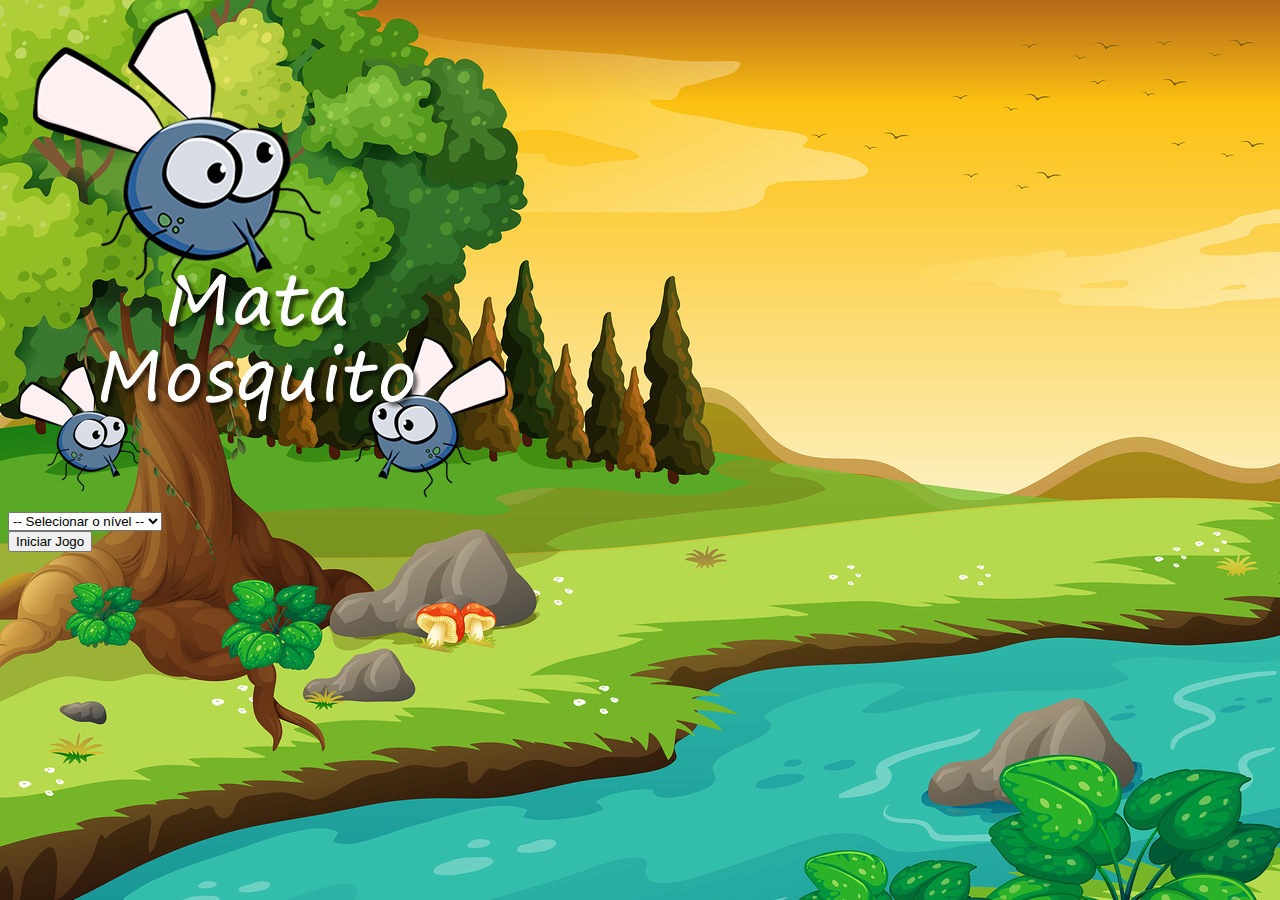
<file: index.html>
<!DOCTYPE html>
<html lang="en">
<head>
    <meta charset="UTF-8">
    <meta name="viewport" content="width=device-width, initial-scale=1.0">
    <title>Mata Mosquito</title>
    <link href="https://cdn.jsdelivr.net/npm/bootstrap@5.3.7/dist/css/bootstrap.min.css" rel="stylesheet" integrity="sha384-LN+7fdVzj6u52u30Kp6M/trliBMCMKTyK833zpbD+pXdCLuTusPj697FH4R/5mcr" crossorigin="anonymous">
    <link rel="stylesheet" href="style.css" />
    <script>
        function inciarJogo(){
            var nivel = document.getElementById('nivel').value;

            if(nivel === ''){
                alert('Selecione um nível para iniciar o jogo');
                return false;
            }

            window.location.href="app.html?" + nivel;

        }
    </script>
</head>
<body>
    <div class="container">
        <div class="row">
            <div class="col">
                <div class="d-flex justify-content-center">
                    <img src="imgs/game.png"/>
                </div>
            </div>
        </div>
    
        <div class="row">
            <div class="col">
                <div class="d-flex justify-content-center">
                    <div class="mb-2">
                        <select class="form-control" id="nivel">
                            <option value="">-- Selecionar o nível --</option>
                            <option value="normal">normal</option>
                            <option value="dificil">Difícil</option>
                            <option value="chucknorris">Chuck Norris</option>
                        </select>
                    </div>
                </div>
            </div>
        </div>

        <div class="container">
            <div class="row">
                <div class="col">
                    <div class="d-flex justify-content-center">
                        <button type="button" class="btn btn-danger btn-lg" onclick="inciarJogo()"> Iniciar Jogo </button>
                    </div>
                </div>
            </div>
        </div>
    </div>
</body>
</html>
</file>
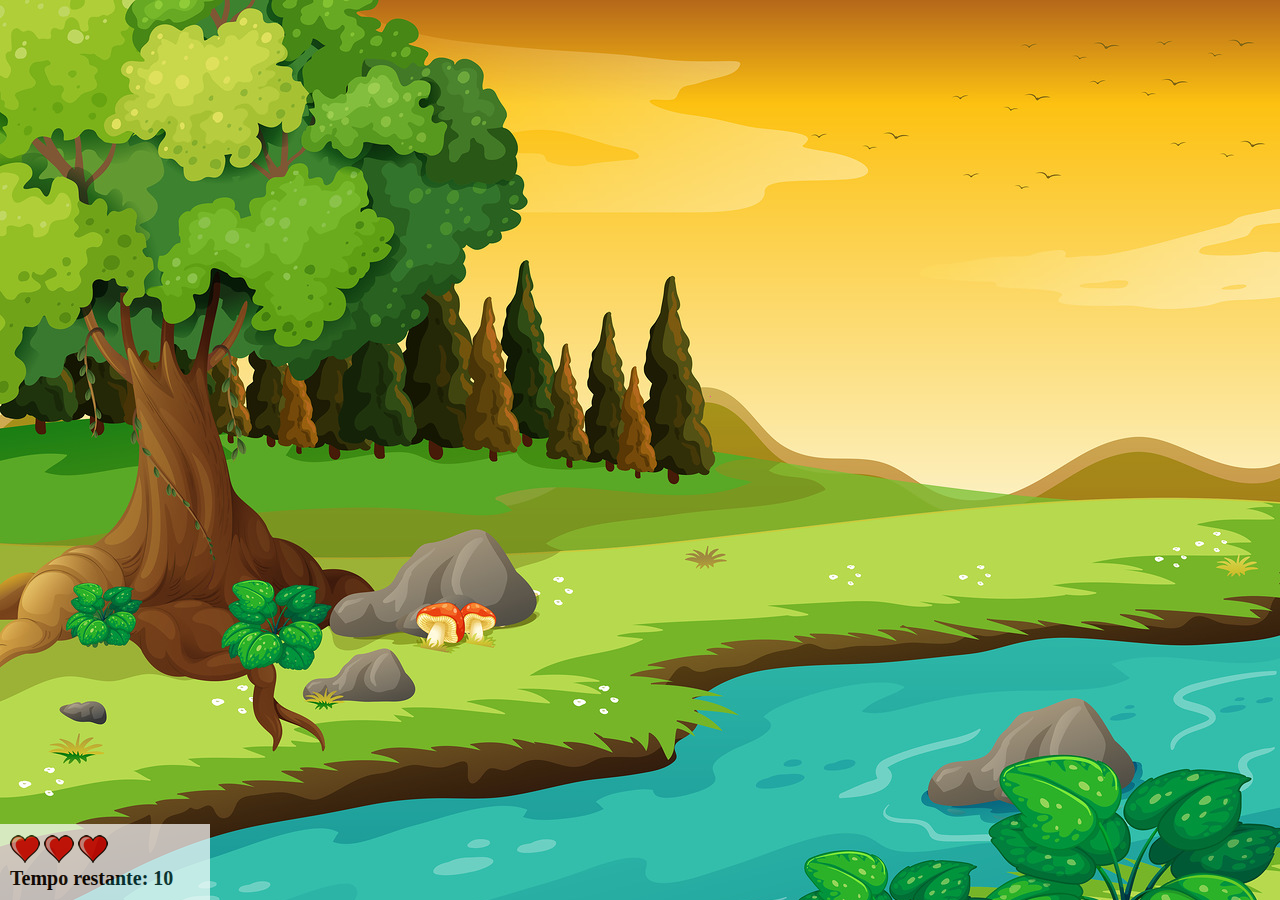
<file: app.html>
<!DOCTYPE html>
<html>
<head>
	<meta charset="utf-8">
	<meta name="viewport" content="width=device-width, initial-scale=1">
	<title></title>
	<link rel="stylesheet" href="style.css" />
	<script src="jogo.js"></script>
</head>
<body onresize="ajustaTamanhoPalcoJogo()">

	<div class="painel">
		<div class="vidas">
			<img id="v1" src="imgs/coracao_cheio.png"/>
			<img id="v2" src="imgs/coracao_cheio.png"/>
			<img id="v3" src="imgs/coracao_cheio.png"/>
		</div>
		<div class="cronometro">
			Tempo restante: <span id="cronometro"></span>
		</div>
	</div>

	<script>
		document.getElementById('cronometro').innerHTML = tempo


		var criaMosquito = setInterval(function() {
			posicaoRandomica()
		}, criaMosquitoTempo);
	</script>

</body>
</html>
</file>
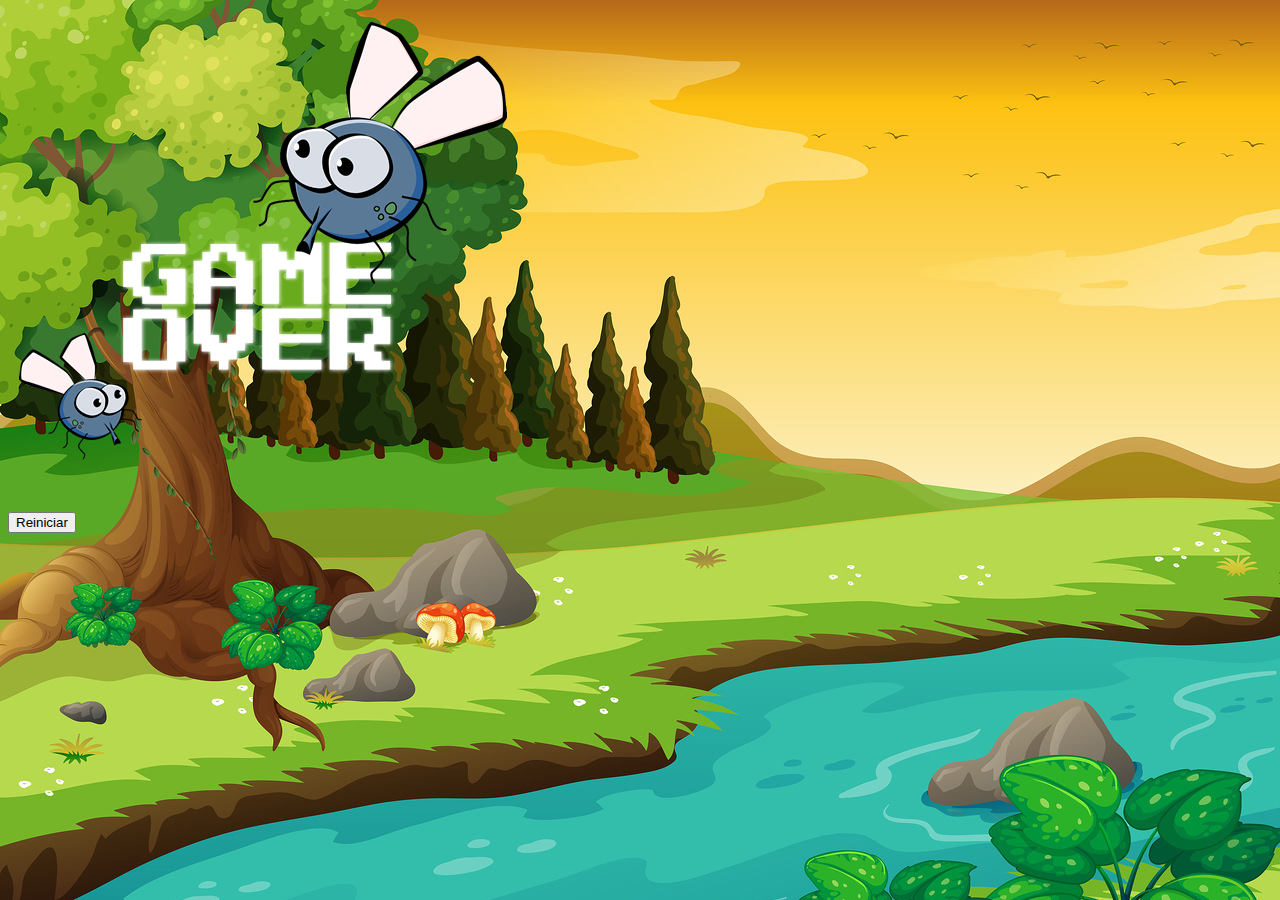
<file: fim_de_jogo.html>
<!DOCTYPE html>
<html lang="en">
<head>
    <meta charset="UTF-8">
    <meta name="viewport" content="width=device-width, initial-scale=1.0">
    <title>Mata Mosquito</title>
    <link href="https://cdn.jsdelivr.net/npm/bootstrap@5.3.7/dist/css/bootstrap.min.css" rel="stylesheet" integrity="sha384-LN+7fdVzj6u52u30Kp6M/trliBMCMKTyK833zpbD+pXdCLuTusPj697FH4R/5mcr" crossorigin="anonymous">
    <link rel="stylesheet" href="style.css" />
</head>
<body>
    <div class="container">
        <div class="row">
            <div class="col">
                <div class="d-flex justify-content-center">
                    <img src="imgs/game_over.png"/>
                </div>
            </div>
        </div>
    </div>

    <div class="container">
        <div class="row">
            <div class="col">
                <div class="d-flex justify-content-center">
                    <button type="button" class="btn btn-dark btn-lg" onclick="window.location.href='index.html'"> Reiniciar </button>
                </div>
            </div>
        </div>
    </div>
    
</body>
</html>
</file>
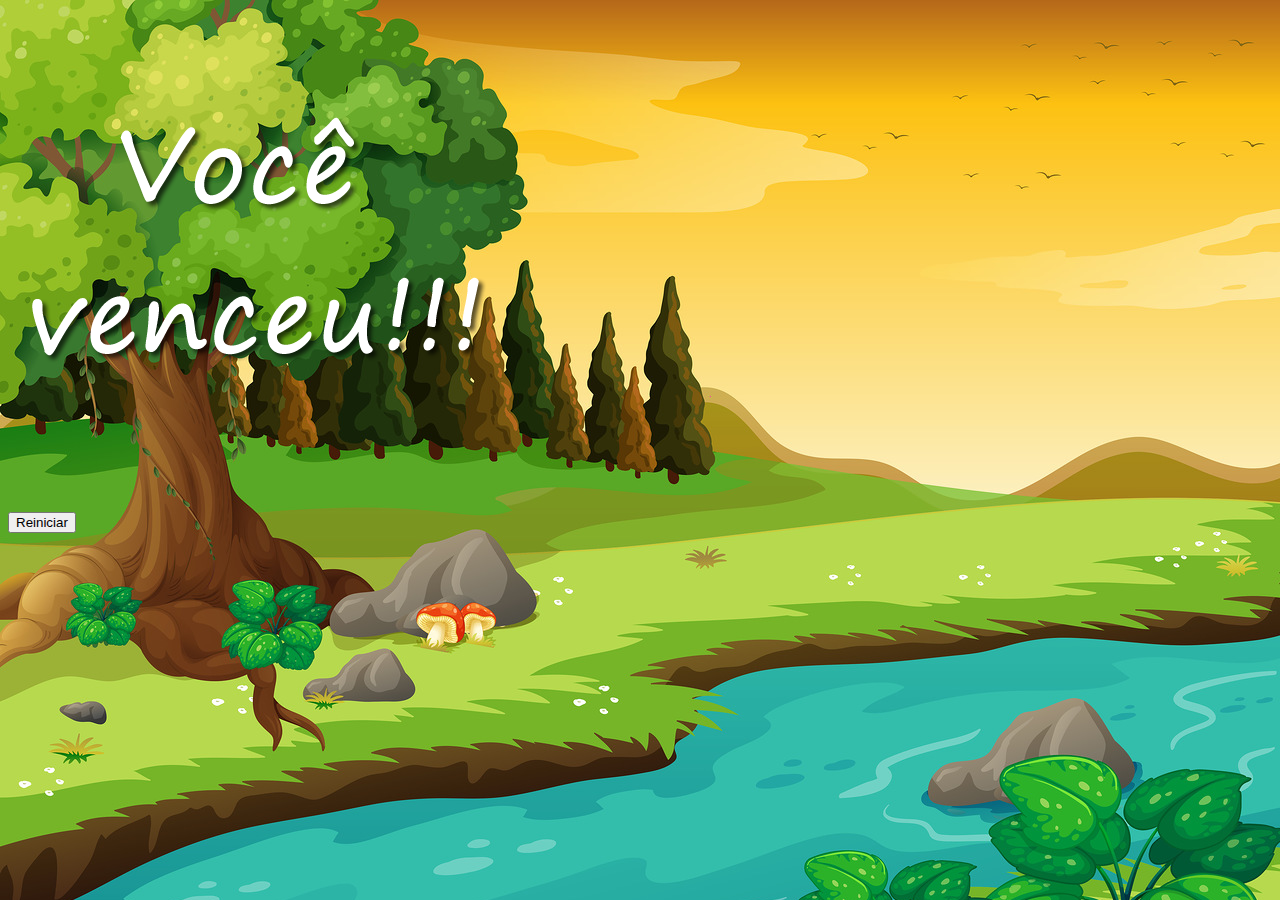
<file: vitoria.html>
<!DOCTYPE html>
<html lang="en">
<head>
    <meta charset="UTF-8">
    <meta name="viewport" content="width=device-width, initial-scale=1.0">
    <title>Mata Mosquito</title>
    <link href="https://cdn.jsdelivr.net/npm/bootstrap@5.3.7/dist/css/bootstrap.min.css" rel="stylesheet" integrity="sha384-LN+7fdVzj6u52u30Kp6M/trliBMCMKTyK833zpbD+pXdCLuTusPj697FH4R/5mcr" crossorigin="anonymous">
    <link rel="stylesheet" href="style.css" />
</head>
<body>
    <div class="container">
        <div class="row">
            <div class="col">
                <div class="d-flex justify-content-center">
                    <img src="imgs/vitoria.png"/>
                </div>
            </div>
        </div>
    </div>

    <div class="container">
        <div class="row">
            <div class="col">
                <div class="d-flex justify-content-center">
                    <button type="button" class="btn btn-dark btn-lg" onclick="window.location.href='app.html'"> Reiniciar </button>
                </div>
            </div>
        </div>
    </div>
    
</body>
</html>
</file>
<file: style.css>
html {
    cursor: url(imgs/mata_mosca.png) 30 30, auto;
}

body {
    background-image: url(imgs/bg.jpg);
    background-repeat: no-repeat;
}

.mosquito1 {
    width: 50px;
    height: 50px;
}

.mosquito2 {
    width: 70px;
    height: 70px;
}

.mosquito3 {
    width: 90px;
    height: 90px;
}

.mosquito4 {
    width: 110px;
    height: 110px;
}

.mosquito5 {
    width: 150px;
    height: 150px;
}

.ladoA{
    transform: scaleX(1);
}

.ladoB{
    transform: scaleX(-1);
}


.painel {
    position: absolute;
    width: 190px;
    padding: 10px;
    left: 0px;
    bottom: 0px;
    border-top:  solid 1px #fff;
    background-color: #fff;
    opacity: 0.7;
}

.vidas {
    float: left;
}

.cronometro {
    float: left;
    font-size: 20px;
    font-weight: bold;
}
</file>
